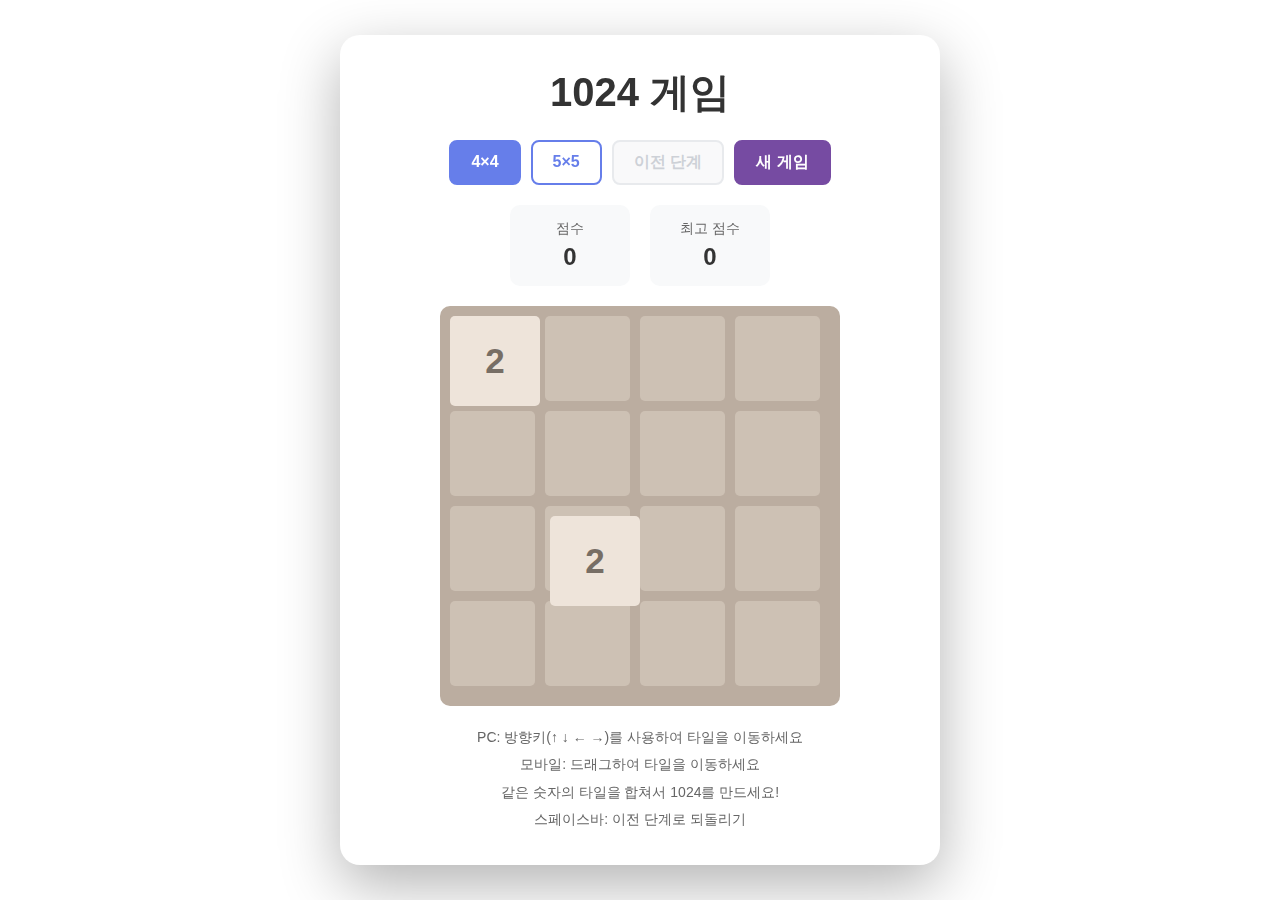
<file: index.html>
<!DOCTYPE html>
<html lang="ko">
<head>
    <meta charset="UTF-8">
    <meta name="viewport" content="width=device-width, initial-scale=1.0">
    <title>1024 게임</title>
    <link rel="stylesheet" href="style.css">
</head>
<body>
    <div class="container">
        <h1>1024 게임</h1>
        
        <div class="game-controls">
            <button id="mode4x4" class="mode-btn active">4×4</button>
            <button id="mode5x5" class="mode-btn">5×5</button>
            <button id="undoBtn" class="undo-btn">이전 단계</button>
            <button id="newGame" class="new-game-btn">새 게임</button>
        </div>

        <div class="score-container">
            <div class="score">
                <div class="score-label">점수</div>
                <div id="score">0</div>
            </div>
            <div class="best-score">
                <div class="score-label">최고 점수</div>
                <div id="bestScore">0</div>
            </div>
        </div>

        <div class="game-wrapper">
            <div id="gameBoard" class="game-board"></div>
        </div>

        <div id="gameOver" class="game-over hidden">
            <div class="game-over-content">
                <h2 id="gameOverMessage">게임 오버!</h2>
                <button id="restartBtn" class="restart-btn">다시 시작</button>
            </div>
        </div>

        <div class="instructions">
            <p>PC: 방향키(↑ ↓ ← →)를 사용하여 타일을 이동하세요</p>
            <p>모바일: 드래그하여 타일을 이동하세요</p>
            <p>같은 숫자의 타일을 합쳐서 1024를 만드세요!</p>
            <p>스페이스바: 이전 단계로 되돌리기</p>
        </div>
    </div>

    <script src="script.js"></script>
</body>
</html>
</file>
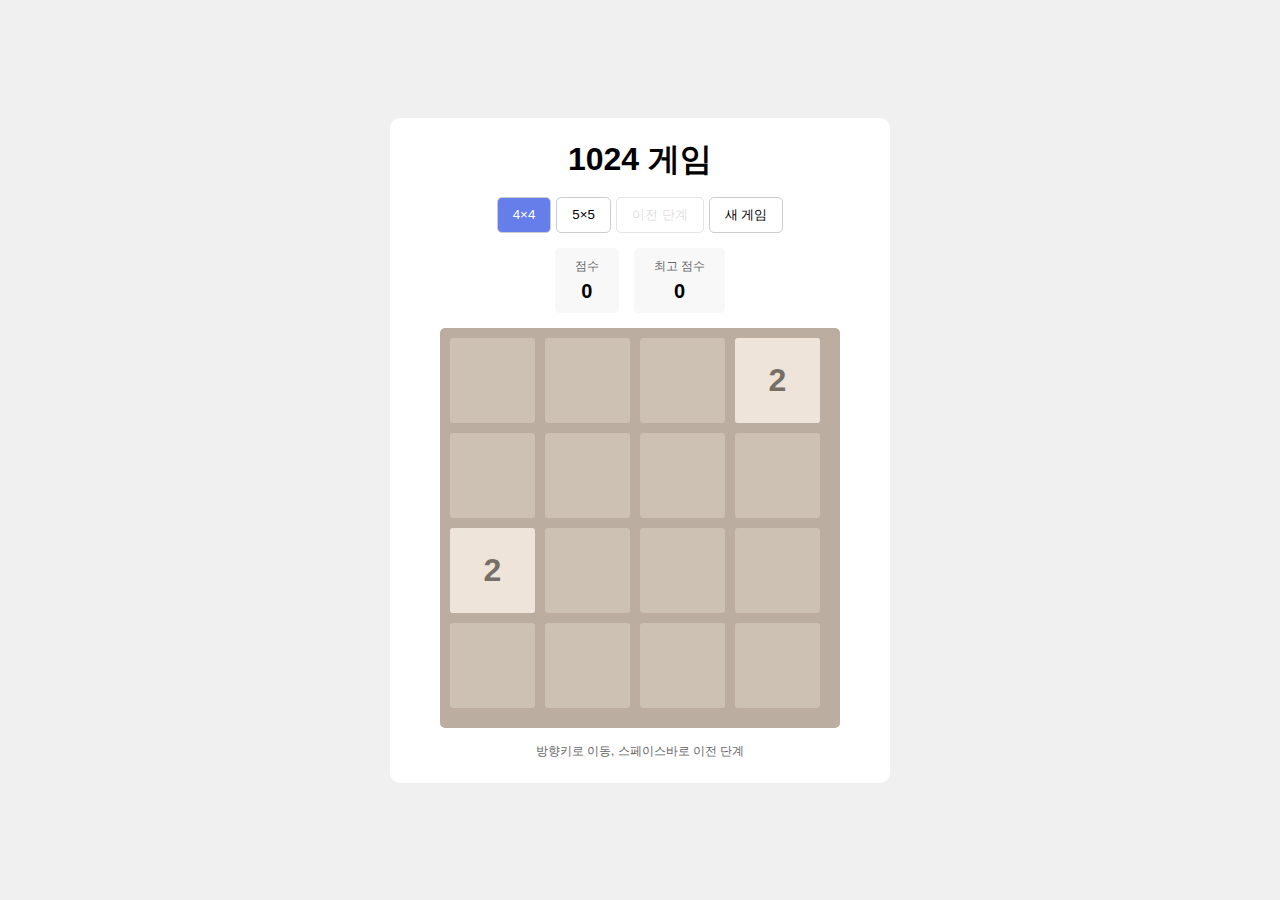
<file: 1024.html>
<!DOCTYPE html>
<html lang="ko">
<head>
    <meta charset="UTF-8">
    <meta name="viewport" content="width=device-width, initial-scale=1.0">
    <title>1024 게임</title>
    <style>
        * {
            margin: 0;
            padding: 0;
            box-sizing: border-box;
        }

        body {
            font-family: Arial, sans-serif;
            background: #f0f0f0;
            display: flex;
            justify-content: center;
            align-items: center;
            min-height: 100vh;
            padding: 20px;
        }

        .container {
            background: white;
            padding: 20px;
            border-radius: 10px;
            max-width: 500px;
            width: 100%;
        }

        h1 {
            text-align: center;
            margin-bottom: 15px;
        }

        .game-controls {
            display: flex;
            justify-content: center;
            gap: 5px;
            margin-bottom: 15px;
        }

        button {
            padding: 8px 15px;
            border: 1px solid #ccc;
            background: white;
            cursor: pointer;
            border-radius: 5px;
        }

        button:hover {
            background: #f5f5f5;
        }

        .mode-btn.active {
            background: #667eea;
            color: white;
        }

        .undo-btn:disabled {
            opacity: 0.5;
            cursor: not-allowed;
        }

        .score-container {
            display: flex;
            justify-content: center;
            gap: 15px;
            margin-bottom: 15px;
        }

        .score, .best-score {
            background: #f8f8f8;
            padding: 10px 20px;
            border-radius: 5px;
            text-align: center;
        }

        .score-label {
            font-size: 12px;
            color: #666;
            margin-bottom: 5px;
        }

        #score, #bestScore {
            font-size: 20px;
            font-weight: bold;
        }

        .game-board {
            background: #bbada0;
            padding: 10px;
            border-radius: 5px;
            position: relative;
            margin: 0 auto;
        }

        .game-board.grid-4 {
            width: 400px;
            height: 400px;
        }

        .game-board.grid-5 {
            width: 500px;
            height: 500px;
        }

        .grid-row {
            display: flex;
            gap: 10px;
            margin-bottom: 10px;
        }

        .grid-row:last-child {
            margin-bottom: 0;
        }

        .grid-cell {
            background: #cdc1b4;
            border-radius: 3px;
            display: flex;
            justify-content: center;
            align-items: center;
        }

        .grid-4 .grid-cell {
            width: 85px;
            height: 85px;
            font-size: 32px;
        }

        .grid-5 .grid-cell {
            width: 90px;
            height: 90px;
            font-size: 26px;
        }

        .tile {
            position: absolute;
            border-radius: 3px;
            display: flex;
            justify-content: center;
            align-items: center;
            font-weight: bold;
        }

        .grid-4 .tile {
            width: 85px;
            height: 85px;
            font-size: 32px;
        }

        .grid-5 .tile {
            width: 90px;
            height: 90px;
            font-size: 26px;
        }

        .tile-2 { background: #eee4da; color: #776e65; }
        .tile-4 { background: #ede0c8; color: #776e65; }
        .tile-8 { background: #f2b179; color: white; }
        .tile-16 { background: #f59563; color: white; }
        .tile-32 { background: #f67c5f; color: white; }
        .tile-64 { background: #f65e3b; color: white; }
        .tile-128 { background: #edcf72; color: white; font-size: 28px; }
        .tile-256 { background: #edcc61; color: white; font-size: 28px; }
        .tile-512 { background: #edc850; color: white; font-size: 28px; }
        .tile-1024 { background: #edc53f; color: white; font-size: 24px; }
        .tile-2048 { background: #edc22e; color: white; font-size: 24px; }

        .grid-5 .tile-128, .grid-5 .tile-256, .grid-5 .tile-512 { font-size: 22px; }
        .grid-5 .tile-1024, .grid-5 .tile-2048 { font-size: 18px; }

        .game-over {
            position: fixed;
            top: 0;
            left: 0;
            width: 100%;
            height: 100%;
            background: rgba(0, 0, 0, 0.5);
            display: flex;
            justify-content: center;
            align-items: center;
            z-index: 1000;
        }

        .game-over.hidden {
            display: none;
        }

        .game-over-content {
            background: white;
            padding: 30px;
            border-radius: 10px;
            text-align: center;
        }

        .game-over-content h2 {
            margin-bottom: 15px;
        }

        .instructions {
            text-align: center;
            margin-top: 15px;
            font-size: 12px;
            color: #666;
        }

        .instructions p {
            margin: 3px 0;
        }
    </style>
</head>
<body>
    <div class="container">
        <h1>1024 게임</h1>
        
        <div class="game-controls">
            <button id="mode4x4" class="mode-btn active">4×4</button>
            <button id="mode5x5" class="mode-btn">5×5</button>
            <button id="undoBtn" class="undo-btn">이전 단계</button>
            <button id="newGame" class="new-game-btn">새 게임</button>
        </div>

        <div class="score-container">
            <div class="score">
                <div class="score-label">점수</div>
                <div id="score">0</div>
            </div>
            <div class="best-score">
                <div class="score-label">최고 점수</div>
                <div id="bestScore">0</div>
            </div>
        </div>

        <div id="gameBoard" class="game-board"></div>

        <div id="gameOver" class="game-over hidden">
            <div class="game-over-content">
                <h2 id="gameOverMessage">게임 오버!</h2>
                <button id="continueBtn" style="display:none;">계속하기</button>
                <button id="restartBtn">다시 시작</button>
            </div>
        </div>

        <div class="instructions">
            <p>방향키로 이동, 스페이스바로 이전 단계</p>
        </div>
    </div>

    <script>
        class Game1024 {
            constructor(size = 4) {
                this.size = size;
                this.grid = [];
                this.score = 0;
                this.bestScore = parseInt(localStorage.getItem('bestScore1024') || '0');
                this.gameOver = false;
                this.won = false;
                this.history = [];
                this.init();
            }

            init() {
                this.grid = Array(this.size).fill().map(() => Array(this.size).fill(0));
                this.score = 0;
                this.gameOver = false;
                this.won = false;
                this.history = [];
                this.addRandomTile();
                this.addRandomTile();
                this.saveState();
                this.updateDisplay();
                this.updateBestScore();
            }

            saveState() {
                this.history.push({
                    grid: this.grid.map(row => [...row]),
                    score: this.score,
                    gameOver: this.gameOver,
                    won: this.won
                });
                if (this.history.length > 50) this.history.shift();
                this.updateUndoButton();
            }

            undo() {
                if (this.history.length <= 1) return false;
                this.history.pop();
                const prev = this.history[this.history.length - 1];
                this.grid = prev.grid.map(row => [...row]);
                this.score = prev.score;
                this.gameOver = prev.gameOver;
                this.won = prev.won;
                this.updateDisplay();
                this.updateUndoButton();
                return true;
            }

            updateUndoButton() {
                document.getElementById('undoBtn').disabled = this.history.length <= 1;
            }

            addRandomTile() {
                const empty = [];
                for (let i = 0; i < this.size; i++) {
                    for (let j = 0; j < this.size; j++) {
                        if (this.grid[i][j] === 0) empty.push([i, j]);
                    }
                }
                if (empty.length > 0) {
                    const [r, c] = empty[Math.floor(Math.random() * empty.length)];
                    this.grid[r][c] = Math.random() < 0.9 ? 2 : 4;
                }
            }

            move(direction) {
                if (this.gameOver) return false;
                this.saveState();
                let moved = false;
                switch (direction) {
                    case 'up': moved = this.moveUp(); break;
                    case 'down': moved = this.moveDown(); break;
                    case 'left': moved = this.moveLeft(); break;
                    case 'right': moved = this.moveRight(); break;
                }
                if (moved) {
                    this.addRandomTile();
                    this.updateDisplay();
                    this.checkWin();
                    this.checkGameOver();
                } else {
                    this.history.pop();
                    this.updateUndoButton();
                }
                return moved;
            }

            moveLeft() {
                let moved = false;
                for (let i = 0; i < this.size; i++) {
                    const row = this.grid[i].filter(v => v !== 0);
                    const newRow = [];
                    for (let j = 0; j < row.length; j++) {
                        if (j < row.length - 1 && row[j] === row[j + 1]) {
                            newRow.push(row[j] * 2);
                            this.score += row[j] * 2;
                            j++;
                            moved = true;
                        } else {
                            newRow.push(row[j]);
                        }
                    }
                    while (newRow.length < this.size) newRow.push(0);
                    if (JSON.stringify(this.grid[i]) !== JSON.stringify(newRow)) moved = true;
                    this.grid[i] = newRow;
                }
                return moved;
            }

            moveRight() {
                let moved = false;
                for (let i = 0; i < this.size; i++) {
                    const row = this.grid[i].filter(v => v !== 0);
                    const newRow = [];
                    for (let j = row.length - 1; j >= 0; j--) {
                        if (j > 0 && row[j] === row[j - 1]) {
                            newRow.unshift(row[j] * 2);
                            this.score += row[j] * 2;
                            j--;
                            moved = true;
                        } else {
                            newRow.unshift(row[j]);
                        }
                    }
                    while (newRow.length < this.size) newRow.unshift(0);
                    if (JSON.stringify(this.grid[i]) !== JSON.stringify(newRow)) moved = true;
                    this.grid[i] = newRow;
                }
                return moved;
            }

            moveUp() {
                let moved = false;
                for (let j = 0; j < this.size; j++) {
                    const col = [];
                    for (let i = 0; i < this.size; i++) {
                        if (this.grid[i][j] !== 0) col.push(this.grid[i][j]);
                    }
                    const newCol = [];
                    for (let i = 0; i < col.length; i++) {
                        if (i < col.length - 1 && col[i] === col[i + 1]) {
                            newCol.push(col[i] * 2);
                            this.score += col[i] * 2;
                            i++;
                            moved = true;
                        } else {
                            newCol.push(col[i]);
                        }
                    }
                    while (newCol.length < this.size) newCol.push(0);
                    for (let i = 0; i < this.size; i++) {
                        if (this.grid[i][j] !== newCol[i]) moved = true;
                        this.grid[i][j] = newCol[i];
                    }
                }
                return moved;
            }

            moveDown() {
                let moved = false;
                for (let j = 0; j < this.size; j++) {
                    const col = [];
                    for (let i = 0; i < this.size; i++) {
                        if (this.grid[i][j] !== 0) col.push(this.grid[i][j]);
                    }
                    const newCol = [];
                    for (let i = col.length - 1; i >= 0; i--) {
                        if (i > 0 && col[i] === col[i - 1]) {
                            newCol.unshift(col[i] * 2);
                            this.score += col[i] * 2;
                            i--;
                            moved = true;
                        } else {
                            newCol.unshift(col[i]);
                        }
                    }
                    while (newCol.length < this.size) newCol.unshift(0);
                    for (let i = 0; i < this.size; i++) {
                        if (this.grid[i][j] !== newCol[i]) moved = true;
                        this.grid[i][j] = newCol[i];
                    }
                }
                return moved;
            }

            checkGameOver() {
                for (let i = 0; i < this.size; i++) {
                    for (let j = 0; j < this.size; j++) {
                        if (this.grid[i][j] === 0) return;
                    }
                }
                for (let i = 0; i < this.size; i++) {
                    for (let j = 0; j < this.size; j++) {
                        const curr = this.grid[i][j];
                        if ((i < this.size - 1 && this.grid[i + 1][j] === curr) ||
                            (j < this.size - 1 && this.grid[i][j + 1] === curr)) return;
                    }
                }
                this.gameOver = true;
                this.showGameOver('게임 오버!');
            }

            checkWin() {
                if (this.won) return;
                for (let i = 0; i < this.size; i++) {
                    for (let j = 0; j < this.size; j++) {
                        if (this.grid[i][j] === 1024) {
                            this.won = true;
                            this.showMessage('목표 달성! 한계점 도전하기!');
                            return;
                        }
                    }
                }
            }

            showMessage(msg) {
                document.getElementById('gameOverMessage').textContent = msg;
                document.getElementById('continueBtn').style.display = 'inline-block';
                document.getElementById('restartBtn').style.display = 'none';
                document.getElementById('gameOver').classList.remove('hidden');
            }

            showGameOver(msg) {
                this.gameOver = true;
                document.getElementById('gameOverMessage').textContent = msg;
                document.getElementById('continueBtn').style.display = 'none';
                document.getElementById('restartBtn').style.display = 'inline-block';
                document.getElementById('gameOver').classList.remove('hidden');
            }

            updateDisplay() {
                const board = document.getElementById('gameBoard');
                board.innerHTML = '';
                board.className = `game-board grid-${this.size}`;

                for (let i = 0; i < this.size; i++) {
                    const row = document.createElement('div');
                    row.className = 'grid-row';
                    for (let j = 0; j < this.size; j++) {
                        const cell = document.createElement('div');
                        cell.className = 'grid-cell';
                        row.appendChild(cell);
                    }
                    board.appendChild(row);
                }

                for (let i = 0; i < this.size; i++) {
                    for (let j = 0; j < this.size; j++) {
                        if (this.grid[i][j] !== 0) {
                            const tile = document.createElement('div');
                            tile.className = `tile tile-${this.grid[i][j]}`;
                            tile.textContent = this.grid[i][j];
                            const cellSize = this.size === 4 ? 95 : 100;
                            tile.style.left = j * cellSize + 10 + 'px';
                            tile.style.top = i * cellSize + 10 + 'px';
                            board.appendChild(tile);
                        }
                    }
                }

                document.getElementById('score').textContent = this.score;
                this.updateBestScore();
            }

            updateBestScore() {
                if (this.score > this.bestScore) {
                    this.bestScore = this.score;
                    localStorage.setItem('bestScore1024', this.bestScore);
                }
                document.getElementById('bestScore').textContent = this.bestScore;
            }
        }

        let game = new Game1024(4);

        document.getElementById('mode4x4').onclick = () => {
            document.getElementById('mode4x4').classList.add('active');
            document.getElementById('mode5x5').classList.remove('active');
            game = new Game1024(4);
        };

        document.getElementById('mode5x5').onclick = () => {
            document.getElementById('mode5x5').classList.add('active');
            document.getElementById('mode4x4').classList.remove('active');
            game = new Game1024(5);
        };

        document.getElementById('undoBtn').onclick = () => game.undo();
        document.getElementById('newGame').onclick = () => {
            document.getElementById('gameOver').classList.add('hidden');
            game.init();
        };
        document.getElementById('continueBtn').onclick = () => {
            document.getElementById('gameOver').classList.add('hidden');
        };
        document.getElementById('restartBtn').onclick = () => {
            document.getElementById('gameOver').classList.add('hidden');
            game.init();
        };

        document.addEventListener('keydown', (e) => {
            if (e.key === 'ArrowUp') { e.preventDefault(); game.move('up'); }
            else if (e.key === 'ArrowDown') { e.preventDefault(); game.move('down'); }
            else if (e.key === 'ArrowLeft') { e.preventDefault(); game.move('left'); }
            else if (e.key === 'ArrowRight') { e.preventDefault(); game.move('right'); }
            else if (e.key === ' ') { e.preventDefault(); game.undo(); }
        });
    </script>
</body>
</html>
</file>
<file: style.css>
* {
    margin: 0;
    padding: 0;
    box-sizing: border-box;
}

body {
    font-family: 'Arial', sans-serif;
    background: linear-gradient(135deg, #667eea 0%, #764ba2 100%);
    min-height: 100vh;
    display: flex;
    justify-content: center;
    align-items: center;
    padding: 20px;
    overflow: hidden;
    position: fixed;
    width: 100%;
    height: 100%;
}

.container {
    background: white;
    border-radius: 20px;
    padding: 30px;
    box-shadow: 0 20px 60px rgba(0, 0, 0, 0.3);
    max-width: 600px;
    width: 100%;
}

h1 {
    text-align: center;
    color: #333;
    margin-bottom: 20px;
    font-size: 2.5em;
}

.game-controls {
    display: flex;
    justify-content: center;
    gap: 10px;
    margin-bottom: 20px;
}

.mode-btn {
    padding: 10px 20px;
    font-size: 16px;
    border: 2px solid #667eea;
    background: white;
    color: #667eea;
    border-radius: 8px;
    cursor: pointer;
    transition: all 0.3s;
    font-weight: bold;
}

.mode-btn:hover {
    background: #f0f0f0;
}

.mode-btn.active {
    background: #667eea;
    color: white;
}

.undo-btn {
    padding: 10px 20px;
    font-size: 16px;
    border: 2px solid #f59e0b;
    background: white;
    color: #f59e0b;
    border-radius: 8px;
    cursor: pointer;
    transition: all 0.3s;
    font-weight: bold;
}

.undo-btn:hover {
    background: #fef3c7;
}

.undo-btn:disabled {
    opacity: 0.5;
    cursor: not-allowed;
    background: #f3f4f6;
    color: #9ca3af;
    border-color: #d1d5db;
}

.new-game-btn {
    padding: 10px 20px;
    font-size: 16px;
    border: 2px solid #764ba2;
    background: #764ba2;
    color: white;
    border-radius: 8px;
    cursor: pointer;
    transition: all 0.3s;
    font-weight: bold;
}

.new-game-btn:hover {
    background: #5a3a7a;
}

.score-container {
    display: flex;
    justify-content: center;
    gap: 20px;
    margin-bottom: 20px;
}

.score, .best-score {
    background: #f8f9fa;
    padding: 15px 25px;
    border-radius: 10px;
    text-align: center;
    min-width: 120px;
}

.score-label {
    font-size: 14px;
    color: #666;
    margin-bottom: 5px;
}

.score div:last-child, .best-score div:last-child {
    font-size: 24px;
    font-weight: bold;
    color: #333;
}

.game-wrapper {
    display: flex;
    justify-content: center;
    align-items: center;
    gap: 20px;
    flex-wrap: wrap;
}

.game-board {
    background: #bbada0;
    border-radius: 10px;
    padding: 10px;
    position: relative;
    width: fit-content;
    touch-action: none;
    -webkit-touch-callout: none;
    user-select: none;
    -webkit-user-select: none;
}

.game-board.grid-4 {
    width: 400px;
    height: 400px;
}

.game-board.grid-5 {
    width: 500px;
    height: 500px;
}


@media (max-width: 768px) {
    .game-board.grid-4 {
        width: calc(100vw - 60px);
        height: calc(100vw - 60px);
        max-width: 400px;
        max-height: 400px;
        padding: 8px;
        box-sizing: border-box;
        overflow: hidden;
    }

    .game-board.grid-5 {
        width: calc(100vw - 60px);
        height: calc(100vw - 60px);
        max-width: 500px;
        max-height: 500px;
        padding: 8px;
        box-sizing: border-box;
        overflow: hidden;
    }

    .grid-row {
        gap: 8px;
        margin-bottom: 8px;
        width: 100%;
        box-sizing: border-box;
        display: flex;
        justify-content: flex-start;
    }

    .grid-row:last-child {
        margin-bottom: 0;
    }

    .grid-4 .grid-cell {
        width: calc((100% - 24px) / 4);
        height: calc((100% - 24px) / 4);
        font-size: 20px;
        min-width: 0;
        max-width: calc((100% - 24px) / 4);
        flex: 0 0 calc((100% - 24px) / 4);
        box-sizing: border-box;
    }

    .grid-5 .grid-cell {
        width: calc((100% - 32px) / 5);
        height: calc((100% - 32px) / 5);
        font-size: 16px;
        min-width: 0;
        max-width: calc((100% - 32px) / 5);
        flex: 0 0 calc((100% - 32px) / 5);
        box-sizing: border-box;
    }

    .grid-4 .tile {
        width: calc((100% - 24px) / 4);
        height: calc((100% - 24px) / 4);
        font-size: 20px;
        box-sizing: border-box;
    }

    .grid-5 .tile {
        width: calc((100% - 32px) / 5);
        height: calc((100% - 32px) / 5);
        font-size: 16px;
        box-sizing: border-box;
    }

    .container {
        max-width: 100%;
        padding: 15px;
        max-height: 100vh;
        overflow-y: auto;
        -webkit-overflow-scrolling: touch;
    }
    
    body {
        padding: 0;
    }
}

.grid-row {
    display: flex;
    gap: 10px;
    margin-bottom: 10px;
    width: 100%;
    box-sizing: border-box;
}

.grid-row:last-child {
    margin-bottom: 0;
}

.grid-cell {
    background: #cdc1b4;
    border-radius: 5px;
    display: flex;
    justify-content: center;
    align-items: center;
    font-size: 35px;
    font-weight: bold;
    color: #776e65;
    transition: all 0.15s;
}

.grid-4 .grid-cell {
    width: 85px;
    height: 85px;
}

.grid-5 .grid-cell {
    width: 90px;
    height: 90px;
    font-size: 28px;
}

.tile {
    position: absolute;
    border-radius: 5px;
    display: flex;
    justify-content: center;
    align-items: center;
    font-weight: bold;
    transition: all 0.15s ease-in-out;
    animation: appear 0.2s;
}

@keyframes appear {
    from {
        transform: scale(0);
    }
    to {
        transform: scale(1);
    }
}

.grid-4 .tile {
    width: 85px;
    height: 85px;
    font-size: 35px;
}

.grid-5 .tile {
    width: 90px;
    height: 90px;
    font-size: 28px;
}

@media (max-width: 768px) {
    .grid-4 .tile {
        font-size: 20px;
    }

    .grid-5 .tile {
        font-size: 16px;
    }

    .tile-128, .tile-256, .tile-512 {
        font-size: 18px !important;
    }

    .tile-1024, .tile-2048 {
        font-size: 16px !important;
    }
}

.tile-2 { background: #eee4da; color: #776e65; }
.tile-4 { background: #ede0c8; color: #776e65; }
.tile-8 { background: #f2b179; color: #f9f6f2; }
.tile-16 { background: #f59563; color: #f9f6f2; }
.tile-32 { background: #f67c5f; color: #f9f6f2; }
.tile-64 { background: #f65e3b; color: #f9f6f2; }
.tile-128 { background: #edcf72; color: #f9f6f2; font-size: 30px; }
.tile-256 { background: #edcc61; color: #f9f6f2; font-size: 30px; }
.tile-512 { background: #edc850; color: #f9f6f2; font-size: 30px; }
.tile-1024 { background: #edc53f; color: #f9f6f2; font-size: 25px; }
.tile-2048 { background: #edc22e; color: #f9f6f2; font-size: 25px; }

.grid-5 .tile-128 { font-size: 24px; }
.grid-5 .tile-256 { font-size: 24px; }
.grid-5 .tile-512 { font-size: 24px; }
.grid-5 .tile-1024 { font-size: 20px; }
.grid-5 .tile-2048 { font-size: 20px; }

.game-over {
    position: fixed;
    top: 0;
    left: 0;
    width: 100%;
    height: 100%;
    background: rgba(0, 0, 0, 0.7);
    display: flex;
    justify-content: center;
    align-items: center;
    z-index: 1000;
}

.game-over.hidden {
    display: none;
}

.game-over-content {
    background: white;
    padding: 40px;
    border-radius: 20px;
    text-align: center;
    box-shadow: 0 20px 60px rgba(0, 0, 0, 0.5);
}

.game-over-content h2 {
    color: #333;
    margin-bottom: 20px;
    font-size: 2em;
}

.restart-btn {
    padding: 15px 30px;
    font-size: 18px;
    border: none;
    background: #667eea;
    color: white;
    border-radius: 10px;
    cursor: pointer;
    transition: all 0.3s;
    font-weight: bold;
}

.restart-btn:hover {
    background: #5568d3;
}

.instructions {
    text-align: center;
    margin-top: 20px;
    color: #666;
    font-size: 14px;
    line-height: 1.6;
}

.instructions p {
    margin: 5px 0;
}
</file>
